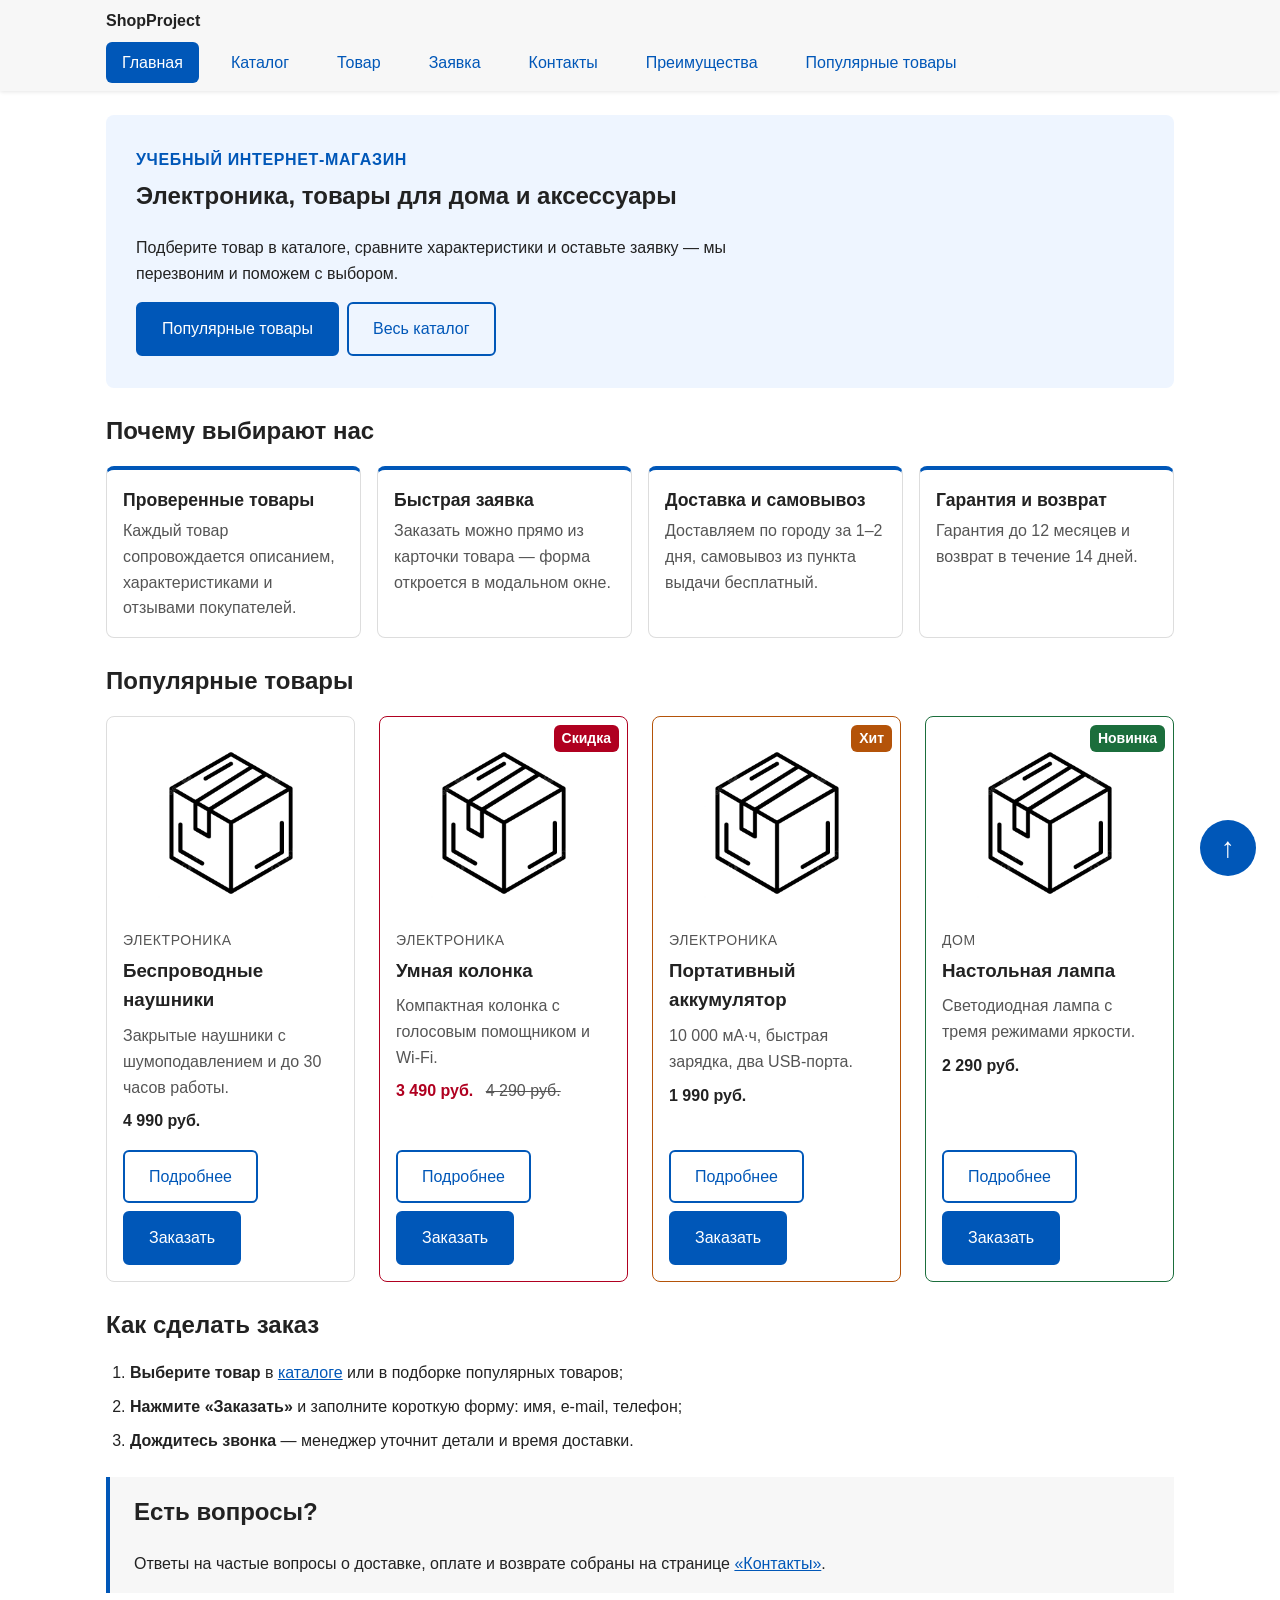
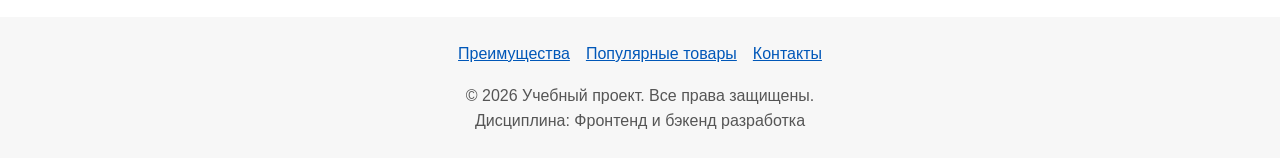
<file: index.html>
<!DOCTYPE html>
<html lang="ru">
<head>
  <meta charset="UTF-8">
  <meta name="viewport" content="width=device-width, initial-scale=1.0">
  <title>Главная — Учебный интернет-магазин</title>
  <meta name="description" content="ShopProject — учебный интернет-магазин электроники, товаров для дома и аксессуаров: преимущества, популярные товары и порядок заказа.">
  <link rel="stylesheet" href="css/style.css">
  <script src="js/main.js" defer></script>
</head>
<body>
  <a class="skip-link" href="#main">Перейти к основному содержимому</a>
  <header class="site-header" id="top">
    <div class="site-header__inner">
      <a class="site-header__logo" href="index.html">ShopProject</a>
      <nav class="site-nav" aria-label="Основная навигация">
        <ul class="site-nav__list">
        <li class="site-nav__item"><a class="site-nav__link site-nav__link--active" href="index.html" aria-current="page">Главная</a></li>
        <li class="site-nav__item"><a class="site-nav__link" href="catalog.html">Каталог</a></li>
        <li class="site-nav__item"><a class="site-nav__link" href="product.html">Товар</a></li>
        <li class="site-nav__item"><a class="site-nav__link" href="order.html">Заявка</a></li>
        <li class="site-nav__item"><a class="site-nav__link" href="contacts.html">Контакты</a></li>
        <li class="site-nav__item"><a class="site-nav__link" href="index.html#advantages">Преимущества</a></li>
        <li class="site-nav__item"><a class="site-nav__link" href="index.html#popular">Популярные товары</a></li>
        </ul>
      </nav>
    </div>
  </header>

  <main id="main">
    <section class="hero" aria-labelledby="hero-title">
      <p class="hero__label">Учебный интернет-магазин</p>
      <h1 class="hero__title" id="hero-title">Электроника, товары для дома и аксессуары</h1>
      <p class="hero__text">Подберите товар в каталоге, сравните характеристики и оставьте заявку — мы перезвоним и поможем с выбором.</p>
      <div class="hero__actions">
        <a class="button button--primary" href="#popular">Популярные товары</a>
        <a class="button button--secondary" href="catalog.html">Весь каталог</a>
      </div>
    </section>

    <section class="section" id="advantages" aria-labelledby="advantages-title">
      <h2 class="section__title" id="advantages-title">Почему выбирают нас</h2>
      <ul class="advantages">
        <li class="advantages__item">
          <h3 class="advantages__title">Проверенные товары</h3>
          <p class="advantages__text">Каждый товар сопровождается описанием, характеристиками и отзывами покупателей.</p>
        </li>
        <li class="advantages__item">
          <h3 class="advantages__title">Быстрая заявка</h3>
          <p class="advantages__text">Заказать можно прямо из карточки товара — форма откроется в модальном окне.</p>
        </li>
        <li class="advantages__item">
          <h3 class="advantages__title">Доставка и самовывоз</h3>
          <p class="advantages__text">Доставляем по городу за 1–2 дня, самовывоз из пункта выдачи бесплатный.</p>
        </li>
        <li class="advantages__item">
          <h3 class="advantages__title">Гарантия и возврат</h3>
          <p class="advantages__text">Гарантия до 12 месяцев и возврат в течение 14 дней.</p>
        </li>
      </ul>
    </section>

    <section class="section" id="popular" aria-labelledby="popular-title">
      <h2 class="section__title" id="popular-title">Популярные товары</h2>
      <div class="products-grid">
          <article class="product-card">
            <img class="product-card__image" src="images/product.png" alt="Беспроводные наушники" width="300" height="200">
            <p class="product-card__category">Электроника</p>
            <h3 class="product-card__title">Беспроводные наушники</h3>
            <p class="product-card__description">Закрытые наушники с шумоподавлением и до 30 часов работы.</p>
            <p class="product-card__price">4 990 руб.</p>
            <div class="product-card__actions">
              <a class="button button--secondary" href="product.html">Подробнее</a>
              <button class="button button--primary product-card__button" type="button" data-product="Беспроводные наушники">Заказать</button>
            </div>
          </article>
          <article class="product-card product-card--discount">
            <span class="product-card__badge">Скидка</span>
            <img class="product-card__image" src="images/product.png" alt="Умная колонка" width="300" height="200">
            <p class="product-card__category">Электроника</p>
            <h3 class="product-card__title">Умная колонка</h3>
            <p class="product-card__description">Компактная колонка с голосовым помощником и Wi‑Fi.</p>
            <p class="product-card__price">3 490 руб. <s class="product-card__old-price">4 290 руб.</s></p>
            <div class="product-card__actions">
              <a class="button button--secondary" href="product.html">Подробнее</a>
              <button class="button button--primary product-card__button" type="button" data-product="Умная колонка">Заказать</button>
            </div>
          </article>
          <article class="product-card product-card--hit">
            <span class="product-card__badge product-card__badge--hit">Хит</span>
            <img class="product-card__image" src="images/product.png" alt="Портативный аккумулятор" width="300" height="200">
            <p class="product-card__category">Электроника</p>
            <h3 class="product-card__title">Портативный аккумулятор</h3>
            <p class="product-card__description">10 000 мА·ч, быстрая зарядка, два USB-порта.</p>
            <p class="product-card__price">1 990 руб.</p>
            <div class="product-card__actions">
              <a class="button button--secondary" href="product.html">Подробнее</a>
              <button class="button button--primary product-card__button" type="button" data-product="Портативный аккумулятор">Заказать</button>
            </div>
          </article>
          <article class="product-card product-card--new">
            <span class="product-card__badge product-card__badge--new">Новинка</span>
            <img class="product-card__image" src="images/product.png" alt="Настольная лампа" width="300" height="200">
            <p class="product-card__category">Дом</p>
            <h3 class="product-card__title">Настольная лампа</h3>
            <p class="product-card__description">Светодиодная лампа с тремя режимами яркости.</p>
            <p class="product-card__price">2 290 руб.</p>
            <div class="product-card__actions">
              <a class="button button--secondary" href="product.html">Подробнее</a>
              <button class="button button--primary product-card__button" type="button" data-product="Настольная лампа">Заказать</button>
            </div>
          </article>
      </div>
    </section>

    <section class="section" aria-labelledby="order-steps-title">
      <h2 class="section__title" id="order-steps-title">Как сделать заказ</h2>
      <ol class="order-steps">
        <li class="order-steps__item"><strong class="order-steps__title">Выберите товар</strong> в <a href="catalog.html">каталоге</a> или в подборке популярных товаров;</li>
        <li class="order-steps__item"><strong class="order-steps__title">Нажмите «Заказать»</strong> и заполните короткую форму: имя, e-mail, телефон;</li>
        <li class="order-steps__item"><strong class="order-steps__title">Дождитесь звонка</strong> — менеджер уточнит детали и время доставки.</li>
      </ol>
    </section>

    <aside class="aside-info" aria-labelledby="aside-title">
      <h2 class="aside-info__title" id="aside-title">Есть вопросы?</h2>
      <p class="aside-info__text">Ответы на частые вопросы о доставке, оплате и возврате собраны на странице <a href="contacts.html">«Контакты»</a>.</p>
    </aside>
  </main>

  <footer class="site-footer" id="contacts">
    <div class="site-footer__inner">
      <nav class="site-footer__nav" aria-label="Быстрые ссылки">
        <a class="site-footer__link" href="index.html#advantages">Преимущества</a>
        <a class="site-footer__link" href="index.html#popular">Популярные товары</a>
        <a class="site-footer__link" href="index.html#contacts">Контакты</a>
      </nav>
      <p class="site-footer__text">&copy; 2026 Учебный проект. Все права защищены.</p>
      <p class="site-footer__text">Дисциплина: Фронтенд и бэкенд разработка</p>
    </div>
  </footer>
  <a class="to-top" href="#top" aria-label="Наверх">&uarr;</a>

  <dialog class="order-dialog" id="order-dialog" aria-labelledby="order-dialog-title">
    <h2 class="order-dialog__title" id="order-dialog-title">Оформление заявки</h2>
    <form class="order-form" id="dlg-form" action="#" method="post">
    <input id="selected-product" name="selected-product" type="hidden">
    <div class="order-form__field">
      <label class="order-form__label" for="dlg-name">Имя</label>
      <input class="order-form__input" id="dlg-name" name="name" type="text" placeholder="Введите ваше имя" minlength="2" autocomplete="given-name" required>
    </div>
    <div class="order-form__field">
      <label class="order-form__label" for="dlg-email">E-mail</label>
      <input class="order-form__input" id="dlg-email" name="email" type="email" placeholder="example@mail.ru" autocomplete="email" required>
    </div>
    <div class="order-form__field">
      <label class="order-form__label" for="dlg-phone">Телефон</label>
      <input class="order-form__input" id="dlg-phone" name="phone" type="tel" inputmode="tel" placeholder="+7 (900) 000-00-00" pattern="^\+7 \(\d{3}\) \d{3}-\d{2}-\d{2}$" autocomplete="tel" aria-describedby="dlg-phone-hint" required>
      <small class="order-form__hint" id="dlg-phone-hint">Формат: +7 (900) 000-00-00</small>
    </div>
    <div class="order-form__field">
      <label class="order-form__label" for="dlg-date">Дата связи</label>
      <input class="order-form__input" id="dlg-date" name="date" type="date">
    </div>
    <div class="order-form__field">
      <label class="order-form__label" for="dlg-topic">Тема заявки</label>
      <select class="order-form__select" id="dlg-topic" name="topic" required>
        <option value="">Выберите тему</option>
        <option value="product">Заказ товара</option>
        <option value="consultation">Консультация</option>
        <option value="delivery">Доставка</option>
      </select>
    </div>
    <div class="order-form__field">
      <label class="order-form__label" for="dlg-comment">Комментарий</label>
      <textarea class="order-form__textarea" id="dlg-comment" name="comment" rows="4" placeholder="Укажите дополнительную информацию"></textarea>
    </div>
    <div class="order-form__field order-form__field--checkbox">
      <input class="order-form__checkbox" id="dlg-agreement" name="agreement" type="checkbox" required>
      <label class="order-form__label" for="dlg-agreement">Я согласен на обработку данных</label>
    </div>
    <div class="order-form__actions">
      <button class="button button--secondary" type="button" id="close-order-dialog">Закрыть</button>
      <button class="button button--primary" type="submit">Отправить заявку</button>
    </div>
  </form>
  </dialog>

  <p class="success-message" id="success-message" role="status" hidden>Заявка отправлена! Мы свяжемся с вами в течение рабочего дня.</p>
</body>
</html>
</file>
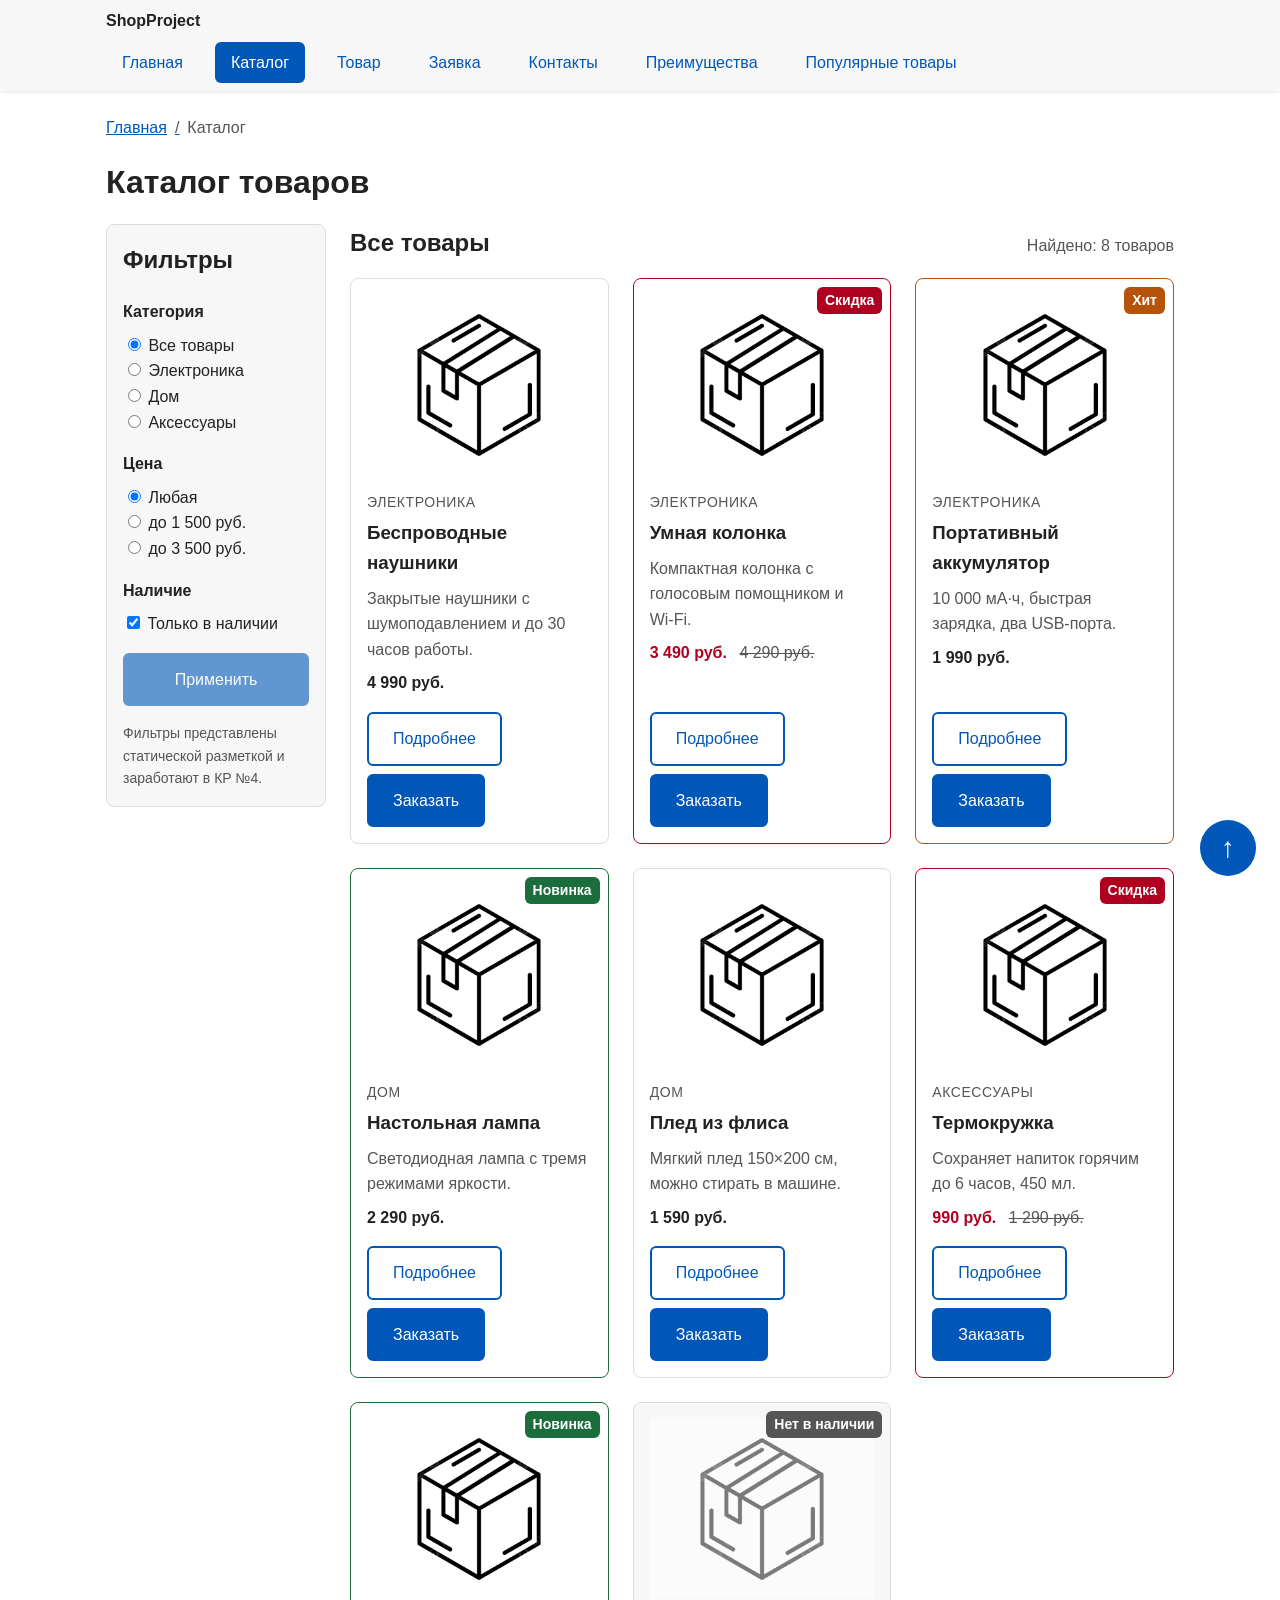
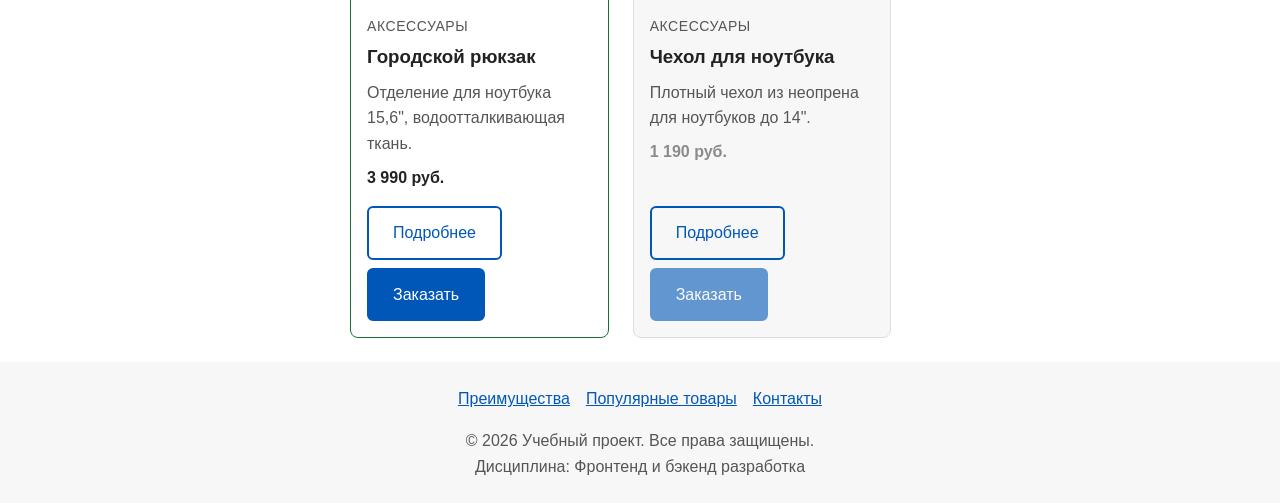
<file: catalog.html>
<!DOCTYPE html>
<html lang="ru">
<head>
  <meta charset="UTF-8">
  <meta name="viewport" content="width=device-width, initial-scale=1.0">
  <title>Каталог — Учебный интернет-магазин</title>
  <meta name="description" content="Каталог товаров учебного интернет-магазина: карточки товаров и блок фильтров.">
  <link rel="stylesheet" href="css/style.css">
  <script src="js/main.js" defer></script>
</head>
<body>
  <a class="skip-link" href="#main">Перейти к основному содержимому</a>
  <header class="site-header" id="top">
    <div class="site-header__inner">
      <a class="site-header__logo" href="index.html">ShopProject</a>
      <nav class="site-nav" aria-label="Основная навигация">
        <ul class="site-nav__list">
        <li class="site-nav__item"><a class="site-nav__link" href="index.html">Главная</a></li>
        <li class="site-nav__item"><a class="site-nav__link site-nav__link--active" href="catalog.html" aria-current="page">Каталог</a></li>
        <li class="site-nav__item"><a class="site-nav__link" href="product.html">Товар</a></li>
        <li class="site-nav__item"><a class="site-nav__link" href="order.html">Заявка</a></li>
        <li class="site-nav__item"><a class="site-nav__link" href="contacts.html">Контакты</a></li>
        <li class="site-nav__item"><a class="site-nav__link" href="index.html#advantages">Преимущества</a></li>
        <li class="site-nav__item"><a class="site-nav__link" href="index.html#popular">Популярные товары</a></li>
        </ul>
      </nav>
    </div>
  </header>

  <main id="main">
    <nav class="breadcrumbs" aria-label="Хлебные крошки">
      <a class="breadcrumbs__link" href="index.html">Главная</a>
      <span class="breadcrumbs__current">Каталог</span>
    </nav>
    <h1 class="page-title">Каталог товаров</h1>

    <div class="catalog-layout">
      <aside class="catalog-filters" aria-labelledby="filters-title">
        <h2 class="catalog-filters__title" id="filters-title">Фильтры</h2>
        <form class="catalog-filters__form" action="#" method="get">
          <fieldset class="catalog-filters__group">
            <legend class="catalog-filters__legend">Категория</legend>
            <label class="catalog-filters__option"><input class="catalog-filters__radio" type="radio" name="category" value="all" checked> Все товары</label>
            <label class="catalog-filters__option"><input class="catalog-filters__radio" type="radio" name="category" value="electronics"> Электроника</label>
            <label class="catalog-filters__option"><input class="catalog-filters__radio" type="radio" name="category" value="home"> Дом</label>
            <label class="catalog-filters__option"><input class="catalog-filters__radio" type="radio" name="category" value="accessories"> Аксессуары</label>
          </fieldset>
          <fieldset class="catalog-filters__group">
            <legend class="catalog-filters__legend">Цена</legend>
            <label class="catalog-filters__option"><input class="catalog-filters__radio" type="radio" name="price" value="any" checked> Любая</label>
            <label class="catalog-filters__option"><input class="catalog-filters__radio" type="radio" name="price" value="1500"> до 1 500 руб.</label>
            <label class="catalog-filters__option"><input class="catalog-filters__radio" type="radio" name="price" value="3500"> до 3 500 руб.</label>
          </fieldset>
          <fieldset class="catalog-filters__group">
            <legend class="catalog-filters__legend">Наличие</legend>
            <label class="catalog-filters__option"><input class="catalog-filters__checkbox" type="checkbox" name="in-stock" checked> Только в наличии</label>
          </fieldset>
          <button class="button button--primary" type="submit" disabled>Применить</button>
          <p class="catalog-filters__note">Фильтры представлены статической разметкой и заработают в КР №4.</p>
        </form>
      </aside>

      <section class="catalog" aria-labelledby="catalog-title">
        <div class="catalog__toolbar">
          <h2 class="catalog__title" id="catalog-title">Все товары</h2>
          <p class="catalog__count">Найдено: 8 товаров</p>
        </div>
        <div class="products-grid">
          <article class="product-card">
            <img class="product-card__image" src="images/product.png" alt="Беспроводные наушники" width="300" height="200">
            <p class="product-card__category">Электроника</p>
            <h3 class="product-card__title">Беспроводные наушники</h3>
            <p class="product-card__description">Закрытые наушники с шумоподавлением и до 30 часов работы.</p>
            <p class="product-card__price">4 990 руб.</p>
            <div class="product-card__actions">
              <a class="button button--secondary" href="product.html">Подробнее</a>
              <button class="button button--primary product-card__button" type="button" data-product="Беспроводные наушники">Заказать</button>
            </div>
          </article>
          <article class="product-card product-card--discount">
            <span class="product-card__badge">Скидка</span>
            <img class="product-card__image" src="images/product.png" alt="Умная колонка" width="300" height="200">
            <p class="product-card__category">Электроника</p>
            <h3 class="product-card__title">Умная колонка</h3>
            <p class="product-card__description">Компактная колонка с голосовым помощником и Wi‑Fi.</p>
            <p class="product-card__price">3 490 руб. <s class="product-card__old-price">4 290 руб.</s></p>
            <div class="product-card__actions">
              <a class="button button--secondary" href="product.html">Подробнее</a>
              <button class="button button--primary product-card__button" type="button" data-product="Умная колонка">Заказать</button>
            </div>
          </article>
          <article class="product-card product-card--hit">
            <span class="product-card__badge product-card__badge--hit">Хит</span>
            <img class="product-card__image" src="images/product.png" alt="Портативный аккумулятор" width="300" height="200">
            <p class="product-card__category">Электроника</p>
            <h3 class="product-card__title">Портативный аккумулятор</h3>
            <p class="product-card__description">10 000 мА·ч, быстрая зарядка, два USB-порта.</p>
            <p class="product-card__price">1 990 руб.</p>
            <div class="product-card__actions">
              <a class="button button--secondary" href="product.html">Подробнее</a>
              <button class="button button--primary product-card__button" type="button" data-product="Портативный аккумулятор">Заказать</button>
            </div>
          </article>
          <article class="product-card product-card--new">
            <span class="product-card__badge product-card__badge--new">Новинка</span>
            <img class="product-card__image" src="images/product.png" alt="Настольная лампа" width="300" height="200">
            <p class="product-card__category">Дом</p>
            <h3 class="product-card__title">Настольная лампа</h3>
            <p class="product-card__description">Светодиодная лампа с тремя режимами яркости.</p>
            <p class="product-card__price">2 290 руб.</p>
            <div class="product-card__actions">
              <a class="button button--secondary" href="product.html">Подробнее</a>
              <button class="button button--primary product-card__button" type="button" data-product="Настольная лампа">Заказать</button>
            </div>
          </article>
          <article class="product-card">
            <img class="product-card__image" src="images/product.png" alt="Плед из флиса" width="300" height="200">
            <p class="product-card__category">Дом</p>
            <h3 class="product-card__title">Плед из флиса</h3>
            <p class="product-card__description">Мягкий плед 150×200 см, можно стирать в машине.</p>
            <p class="product-card__price">1 590 руб.</p>
            <div class="product-card__actions">
              <a class="button button--secondary" href="product.html">Подробнее</a>
              <button class="button button--primary product-card__button" type="button" data-product="Плед из флиса">Заказать</button>
            </div>
          </article>
          <article class="product-card product-card--discount">
            <span class="product-card__badge">Скидка</span>
            <img class="product-card__image" src="images/product.png" alt="Термокружка" width="300" height="200">
            <p class="product-card__category">Аксессуары</p>
            <h3 class="product-card__title">Термокружка</h3>
            <p class="product-card__description">Сохраняет напиток горячим до 6 часов, 450 мл.</p>
            <p class="product-card__price">990 руб. <s class="product-card__old-price">1 290 руб.</s></p>
            <div class="product-card__actions">
              <a class="button button--secondary" href="product.html">Подробнее</a>
              <button class="button button--primary product-card__button" type="button" data-product="Термокружка">Заказать</button>
            </div>
          </article>
          <article class="product-card product-card--new">
            <span class="product-card__badge product-card__badge--new">Новинка</span>
            <img class="product-card__image" src="images/product.png" alt="Городской рюкзак" width="300" height="200">
            <p class="product-card__category">Аксессуары</p>
            <h3 class="product-card__title">Городской рюкзак</h3>
            <p class="product-card__description">Отделение для ноутбука 15,6", водоотталкивающая ткань.</p>
            <p class="product-card__price">3 990 руб.</p>
            <div class="product-card__actions">
              <a class="button button--secondary" href="product.html">Подробнее</a>
              <button class="button button--primary product-card__button" type="button" data-product="Городской рюкзак">Заказать</button>
            </div>
          </article>
          <article class="product-card product-card--unavailable">
            <span class="product-card__badge product-card__badge--muted">Нет в наличии</span>
            <img class="product-card__image" src="images/product.png" alt="Чехол для ноутбука" width="300" height="200">
            <p class="product-card__category">Аксессуары</p>
            <h3 class="product-card__title">Чехол для ноутбука</h3>
            <p class="product-card__description">Плотный чехол из неопрена для ноутбуков до 14".</p>
            <p class="product-card__price">1 190 руб.</p>
            <div class="product-card__actions">
              <a class="button button--secondary" href="product.html">Подробнее</a>
              <button class="button button--primary product-card__button" type="button" data-product="Чехол для ноутбука" disabled>Заказать</button>
            </div>
          </article>
        </div>
      </section>
    </div>
  </main>

  <footer class="site-footer" id="contacts">
    <div class="site-footer__inner">
      <nav class="site-footer__nav" aria-label="Быстрые ссылки">
        <a class="site-footer__link" href="index.html#advantages">Преимущества</a>
        <a class="site-footer__link" href="index.html#popular">Популярные товары</a>
        <a class="site-footer__link" href="index.html#contacts">Контакты</a>
      </nav>
      <p class="site-footer__text">&copy; 2026 Учебный проект. Все права защищены.</p>
      <p class="site-footer__text">Дисциплина: Фронтенд и бэкенд разработка</p>
    </div>
  </footer>
  <a class="to-top" href="#top" aria-label="Наверх">&uarr;</a>

  <dialog class="order-dialog" id="order-dialog" aria-labelledby="order-dialog-title">
    <h2 class="order-dialog__title" id="order-dialog-title">Оформление заявки</h2>
    <form class="order-form" id="dlg-form" action="#" method="post">
    <input id="selected-product" name="selected-product" type="hidden">
    <div class="order-form__field">
      <label class="order-form__label" for="dlg-name">Имя</label>
      <input class="order-form__input" id="dlg-name" name="name" type="text" placeholder="Введите ваше имя" minlength="2" autocomplete="given-name" required>
    </div>
    <div class="order-form__field">
      <label class="order-form__label" for="dlg-email">E-mail</label>
      <input class="order-form__input" id="dlg-email" name="email" type="email" placeholder="example@mail.ru" autocomplete="email" required>
    </div>
    <div class="order-form__field">
      <label class="order-form__label" for="dlg-phone">Телефон</label>
      <input class="order-form__input" id="dlg-phone" name="phone" type="tel" inputmode="tel" placeholder="+7 (900) 000-00-00" pattern="^\+7 \(\d{3}\) \d{3}-\d{2}-\d{2}$" autocomplete="tel" aria-describedby="dlg-phone-hint" required>
      <small class="order-form__hint" id="dlg-phone-hint">Формат: +7 (900) 000-00-00</small>
    </div>
    <div class="order-form__field">
      <label class="order-form__label" for="dlg-date">Дата связи</label>
      <input class="order-form__input" id="dlg-date" name="date" type="date">
    </div>
    <div class="order-form__field">
      <label class="order-form__label" for="dlg-topic">Тема заявки</label>
      <select class="order-form__select" id="dlg-topic" name="topic" required>
        <option value="">Выберите тему</option>
        <option value="product">Заказ товара</option>
        <option value="consultation">Консультация</option>
        <option value="delivery">Доставка</option>
      </select>
    </div>
    <div class="order-form__field">
      <label class="order-form__label" for="dlg-comment">Комментарий</label>
      <textarea class="order-form__textarea" id="dlg-comment" name="comment" rows="4" placeholder="Укажите дополнительную информацию"></textarea>
    </div>
    <div class="order-form__field order-form__field--checkbox">
      <input class="order-form__checkbox" id="dlg-agreement" name="agreement" type="checkbox" required>
      <label class="order-form__label" for="dlg-agreement">Я согласен на обработку данных</label>
    </div>
    <div class="order-form__actions">
      <button class="button button--secondary" type="button" id="close-order-dialog">Закрыть</button>
      <button class="button button--primary" type="submit">Отправить заявку</button>
    </div>
  </form>
  </dialog>

  <p class="success-message" id="success-message" role="status" hidden>Заявка отправлена! Мы свяжемся с вами в течение рабочего дня.</p>
</body>
</html>
</file>
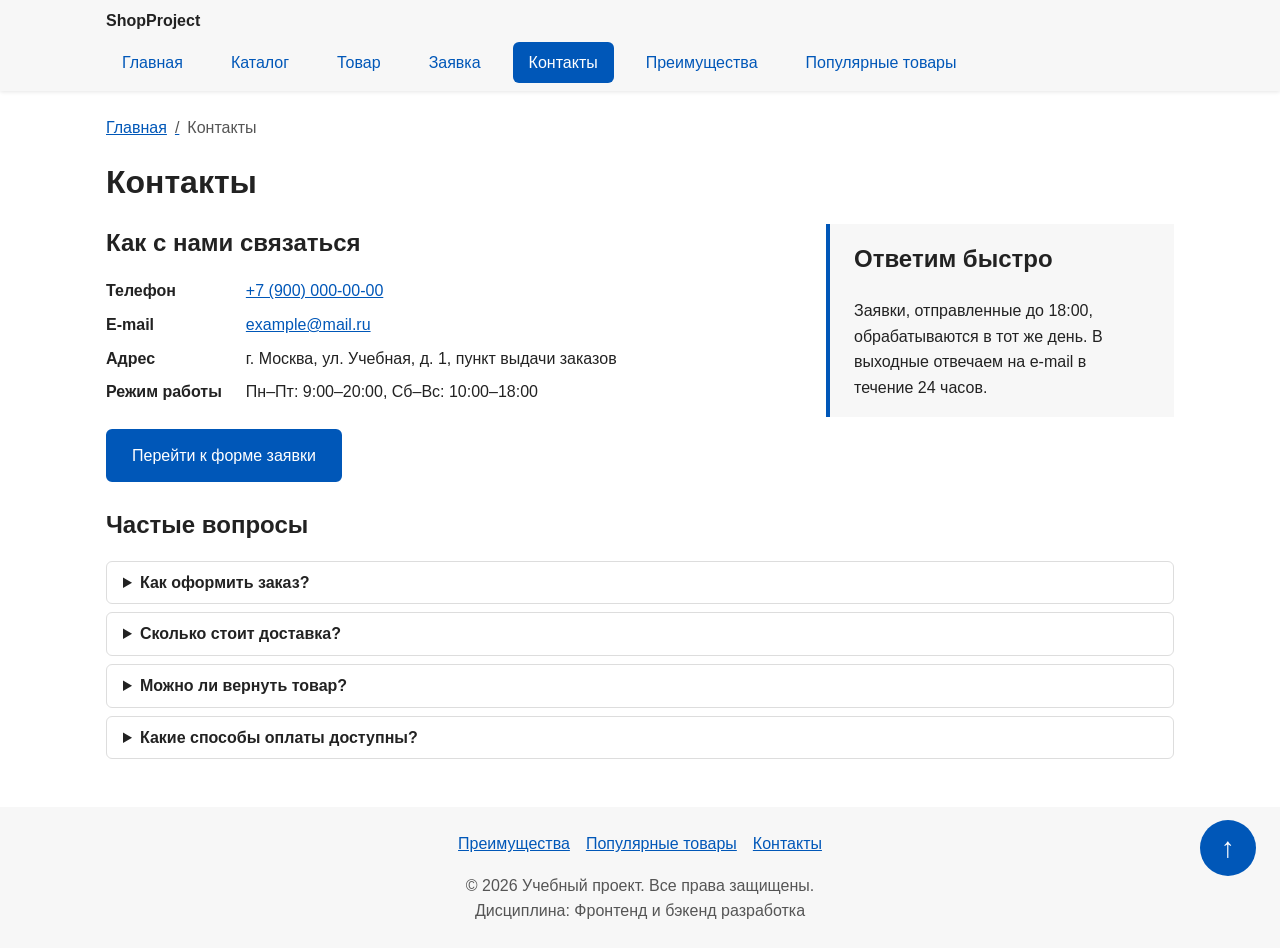
<file: contacts.html>
<!DOCTYPE html>
<html lang="ru">
<head>
  <meta charset="UTF-8">
  <meta name="viewport" content="width=device-width, initial-scale=1.0">
  <title>Контакты — Учебный интернет-магазин</title>
  <meta name="description" content="Контакты учебного интернет-магазина: телефон, e-mail, адрес, режим работы и ответы на частые вопросы.">
  <link rel="stylesheet" href="css/style.css">
  <script src="js/main.js" defer></script>
</head>
<body>
  <a class="skip-link" href="#main">Перейти к основному содержимому</a>
  <header class="site-header" id="top">
    <div class="site-header__inner">
      <a class="site-header__logo" href="index.html">ShopProject</a>
      <nav class="site-nav" aria-label="Основная навигация">
        <ul class="site-nav__list">
        <li class="site-nav__item"><a class="site-nav__link" href="index.html">Главная</a></li>
        <li class="site-nav__item"><a class="site-nav__link" href="catalog.html">Каталог</a></li>
        <li class="site-nav__item"><a class="site-nav__link" href="product.html">Товар</a></li>
        <li class="site-nav__item"><a class="site-nav__link" href="order.html">Заявка</a></li>
        <li class="site-nav__item"><a class="site-nav__link site-nav__link--active" href="contacts.html" aria-current="page">Контакты</a></li>
        <li class="site-nav__item"><a class="site-nav__link" href="index.html#advantages">Преимущества</a></li>
        <li class="site-nav__item"><a class="site-nav__link" href="index.html#popular">Популярные товары</a></li>
        </ul>
      </nav>
    </div>
  </header>

  <main id="main">
    <nav class="breadcrumbs" aria-label="Хлебные крошки">
      <a class="breadcrumbs__link" href="index.html">Главная</a>
      <span class="breadcrumbs__current">Контакты</span>
    </nav>
    <h1 class="page-title">Контакты</h1>

    <div class="contacts-layout">
      <section class="section contacts-layout__info" aria-labelledby="contacts-info-title">
        <h2 class="section__title" id="contacts-info-title">Как с нами связаться</h2>
        <dl class="contact-list">
          <dt class="contact-list__term">Телефон</dt>
          <dd class="contact-list__value"><a class="contact-list__link" href="tel:+79000000000">+7 (900) 000-00-00</a></dd>
          <dt class="contact-list__term">E-mail</dt>
          <dd class="contact-list__value"><a class="contact-list__link" href="mailto:example@mail.ru">example@mail.ru</a></dd>
          <dt class="contact-list__term">Адрес</dt>
          <dd class="contact-list__value"><address class="contact-list__address">г. Москва, ул. Учебная, д. 1, пункт выдачи заказов</address></dd>
          <dt class="contact-list__term">Режим работы</dt>
          <dd class="contact-list__value">Пн–Пт: 9:00–20:00, Сб–Вс: 10:00–18:00</dd>
        </dl>
        <a class="button button--primary" href="order.html">Перейти к форме заявки</a>
      </section>

      <aside class="aside-info contacts-layout__aside" aria-labelledby="contacts-aside-title">
        <h2 class="aside-info__title" id="contacts-aside-title">Ответим быстро</h2>
        <p class="aside-info__text">Заявки, отправленные до 18:00, обрабатываются в тот же день. В выходные отвечаем на e-mail в течение 24 часов.</p>
      </aside>
    </div>

    <section class="section" aria-labelledby="faq-title">
      <h2 class="section__title" id="faq-title">Частые вопросы</h2>
      <div class="faq">
        <details class="faq__item">
          <summary class="faq__question">Как оформить заказ?</summary>
          <p class="faq__answer">Нажмите «Заказать» в карточке товара или заполните форму на странице <a href="order.html">«Заявка»</a>. Менеджер перезвонит в течение рабочего дня.</p>
        </details>
        <details class="faq__item">
          <summary class="faq__question">Сколько стоит доставка?</summary>
          <p class="faq__answer">Доставка по городу — 300 руб., при заказе от 5 000 руб. — бесплатно. Самовывоз из пункта выдачи бесплатный.</p>
        </details>
        <details class="faq__item">
          <summary class="faq__question">Можно ли вернуть товар?</summary>
          <p class="faq__answer">Да, в течение 14 дней, если товар не был в использовании и сохранена упаковка.</p>
        </details>
        <details class="faq__item">
          <summary class="faq__question">Какие способы оплаты доступны?</summary>
          <p class="faq__answer">Оплата картой или наличными при получении. Онлайн-оплата появится после подключения backend.</p>
        </details>
      </div>
    </section>
  </main>

  <footer class="site-footer" id="contacts">
    <div class="site-footer__inner">
      <nav class="site-footer__nav" aria-label="Быстрые ссылки">
        <a class="site-footer__link" href="index.html#advantages">Преимущества</a>
        <a class="site-footer__link" href="index.html#popular">Популярные товары</a>
        <a class="site-footer__link" href="index.html#contacts">Контакты</a>
      </nav>
      <p class="site-footer__text">&copy; 2026 Учебный проект. Все права защищены.</p>
      <p class="site-footer__text">Дисциплина: Фронтенд и бэкенд разработка</p>
    </div>
  </footer>
  <a class="to-top" href="#top" aria-label="Наверх">&uarr;</a>
</body>
</html>
</file>
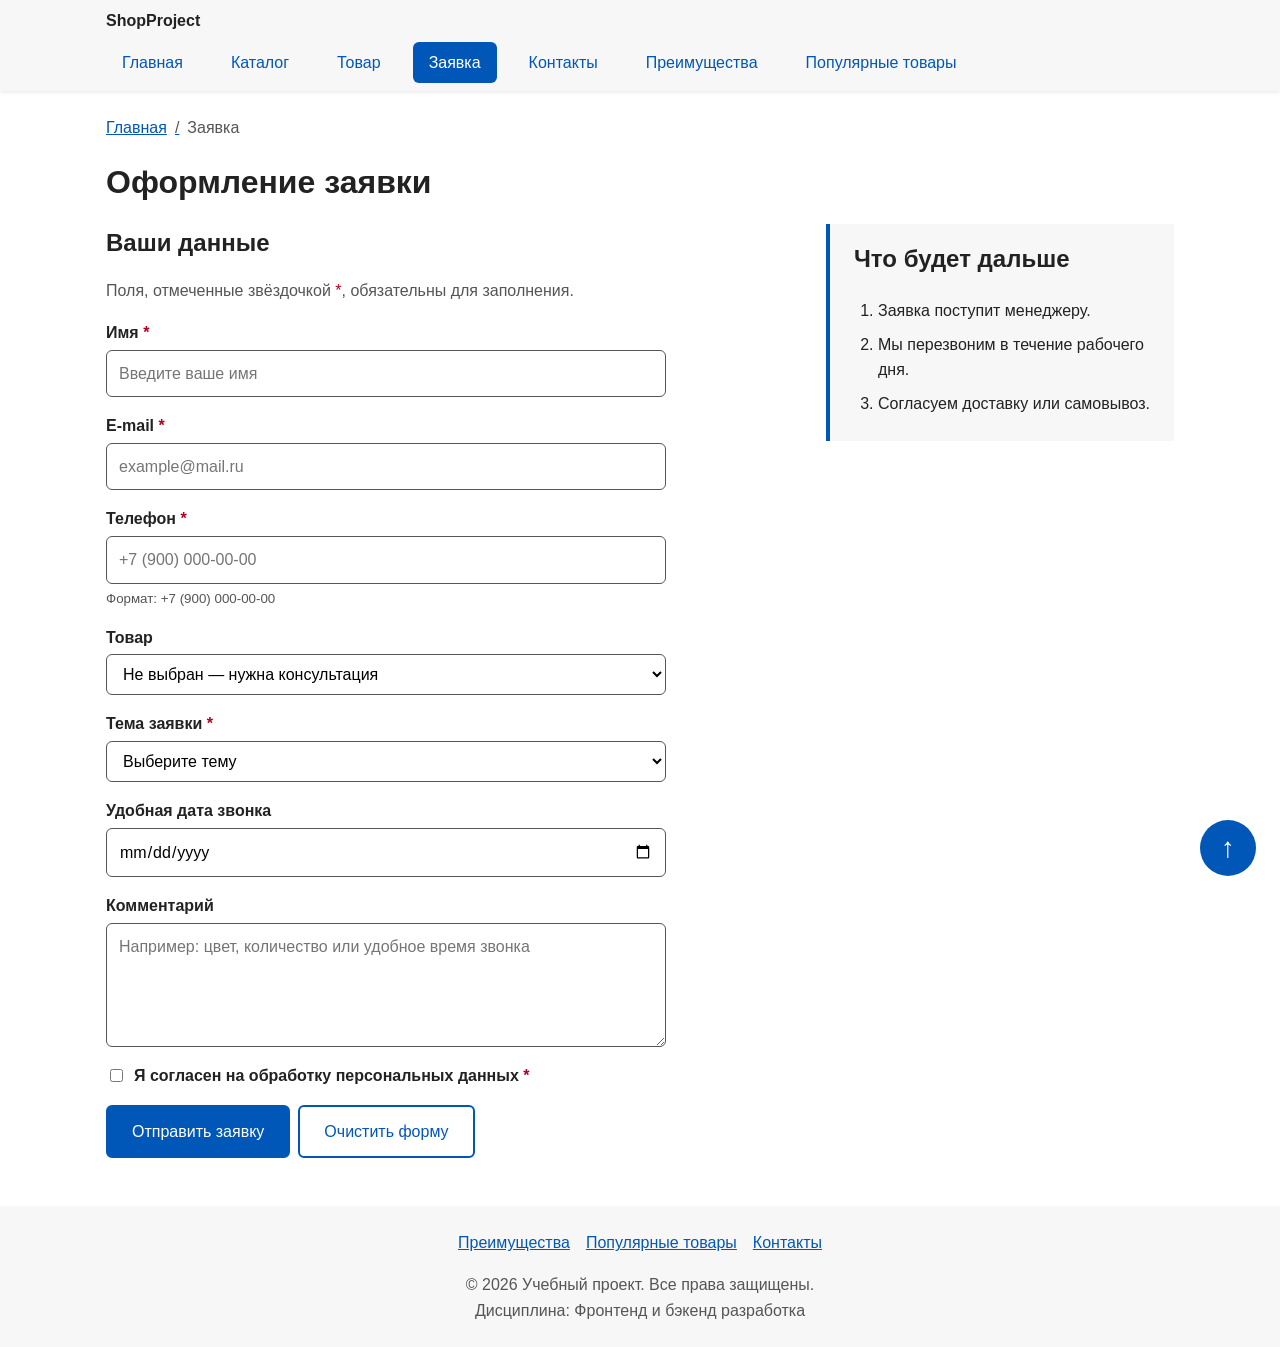
<file: order.html>
<!DOCTYPE html>
<html lang="ru">
<head>
  <meta charset="UTF-8">
  <meta name="viewport" content="width=device-width, initial-scale=1.0">
  <title>Заявка — Учебный интернет-магазин</title>
  <meta name="description" content="Форма оформления заявки в учебном интернет-магазине.">
  <link rel="stylesheet" href="css/style.css">
  <script src="js/main.js" defer></script>
</head>
<body>
  <a class="skip-link" href="#main">Перейти к основному содержимому</a>
  <header class="site-header" id="top">
    <div class="site-header__inner">
      <a class="site-header__logo" href="index.html">ShopProject</a>
      <nav class="site-nav" aria-label="Основная навигация">
        <ul class="site-nav__list">
        <li class="site-nav__item"><a class="site-nav__link" href="index.html">Главная</a></li>
        <li class="site-nav__item"><a class="site-nav__link" href="catalog.html">Каталог</a></li>
        <li class="site-nav__item"><a class="site-nav__link" href="product.html">Товар</a></li>
        <li class="site-nav__item"><a class="site-nav__link site-nav__link--active" href="order.html" aria-current="page">Заявка</a></li>
        <li class="site-nav__item"><a class="site-nav__link" href="contacts.html">Контакты</a></li>
        <li class="site-nav__item"><a class="site-nav__link" href="index.html#advantages">Преимущества</a></li>
        <li class="site-nav__item"><a class="site-nav__link" href="index.html#popular">Популярные товары</a></li>
        </ul>
      </nav>
    </div>
  </header>

  <main id="main">
    <nav class="breadcrumbs" aria-label="Хлебные крошки">
      <a class="breadcrumbs__link" href="index.html">Главная</a>
      <span class="breadcrumbs__current">Заявка</span>
    </nav>
    <h1 class="page-title">Оформление заявки</h1>

    <div class="order-layout">
      <section class="section" aria-labelledby="order-form-title">
        <h2 class="section__title" id="order-form-title">Ваши данные</h2>
        <p class="order-form__note">Поля, отмеченные звёздочкой <span class="order-form__required" aria-hidden="true">*</span>, обязательны для заполнения.</p>
        <form class="order-form" id="order-form" action="#" method="post">
          <div class="order-form__field">
            <label class="order-form__label" for="order-name">Имя <span class="order-form__required" aria-hidden="true">*</span></label>
            <input class="order-form__input" id="order-name" name="name" type="text" placeholder="Введите ваше имя" minlength="2" autocomplete="given-name" required>
          </div>
          <div class="order-form__field">
            <label class="order-form__label" for="order-email">E-mail <span class="order-form__required" aria-hidden="true">*</span></label>
            <input class="order-form__input" id="order-email" name="email" type="email" placeholder="example@mail.ru" autocomplete="email" required>
          </div>
          <div class="order-form__field">
            <label class="order-form__label" for="order-phone">Телефон <span class="order-form__required" aria-hidden="true">*</span></label>
            <input class="order-form__input" id="order-phone" name="phone" type="tel" inputmode="tel" placeholder="+7 (900) 000-00-00" pattern="^\+7 \(\d{3}\) \d{3}-\d{2}-\d{2}$" autocomplete="tel" aria-describedby="order-phone-hint" required>
            <small class="order-form__hint" id="order-phone-hint">Формат: +7 (900) 000-00-00</small>
          </div>
          <div class="order-form__field">
            <label class="order-form__label" for="order-product">Товар</label>
            <select class="order-form__select" id="order-product" name="product">
              <option value="">Не выбран — нужна консультация</option>
                <option value="Беспроводные наушники">Беспроводные наушники</option>
                <option value="Умная колонка">Умная колонка</option>
                <option value="Портативный аккумулятор">Портативный аккумулятор</option>
                <option value="Настольная лампа">Настольная лампа</option>
                <option value="Плед из флиса">Плед из флиса</option>
                <option value="Термокружка">Термокружка</option>
                <option value="Городской рюкзак">Городской рюкзак</option>
            </select>
          </div>
          <div class="order-form__field">
            <label class="order-form__label" for="order-topic">Тема заявки <span class="order-form__required" aria-hidden="true">*</span></label>
            <select class="order-form__select" id="order-topic" name="topic" required>
              <option value="">Выберите тему</option>
              <option value="product">Заказ товара</option>
              <option value="consultation">Консультация</option>
              <option value="delivery">Доставка</option>
            </select>
          </div>
          <div class="order-form__field">
            <label class="order-form__label" for="order-date">Удобная дата звонка</label>
            <input class="order-form__input" id="order-date" name="date" type="date">
          </div>
          <div class="order-form__field">
            <label class="order-form__label" for="order-comment">Комментарий</label>
            <textarea class="order-form__textarea" id="order-comment" name="comment" rows="4" placeholder="Например: цвет, количество или удобное время звонка"></textarea>
          </div>
          <div class="order-form__field order-form__field--checkbox">
            <input class="order-form__checkbox" id="order-agreement" name="agreement" type="checkbox" required>
            <label class="order-form__label" for="order-agreement">Я согласен на обработку персональных данных <span class="order-form__required" aria-hidden="true">*</span></label>
          </div>
          <div class="order-form__actions">
            <button class="button button--primary" type="submit">Отправить заявку</button>
            <button class="button button--secondary" type="reset">Очистить форму</button>
          </div>
        </form>
      </section>

      <aside class="aside-info order-layout__aside" aria-labelledby="order-aside-title">
        <h2 class="aside-info__title" id="order-aside-title">Что будет дальше</h2>
        <ol class="order-steps">
          <li class="order-steps__item">Заявка поступит менеджеру.</li>
          <li class="order-steps__item">Мы перезвоним в течение рабочего дня.</li>
          <li class="order-steps__item">Согласуем доставку или самовывоз.</li>
        </ol>
      </aside>
    </div>
  </main>

  <footer class="site-footer" id="contacts">
    <div class="site-footer__inner">
      <nav class="site-footer__nav" aria-label="Быстрые ссылки">
        <a class="site-footer__link" href="index.html#advantages">Преимущества</a>
        <a class="site-footer__link" href="index.html#popular">Популярные товары</a>
        <a class="site-footer__link" href="index.html#contacts">Контакты</a>
      </nav>
      <p class="site-footer__text">&copy; 2026 Учебный проект. Все права защищены.</p>
      <p class="site-footer__text">Дисциплина: Фронтенд и бэкенд разработка</p>
    </div>
  </footer>
  <a class="to-top" href="#top" aria-label="Наверх">&uarr;</a>

  <p class="success-message" id="success-message" role="status" hidden>Заявка отправлена! Мы свяжемся с вами в течение рабочего дня.</p>
</body>
</html>
</file>
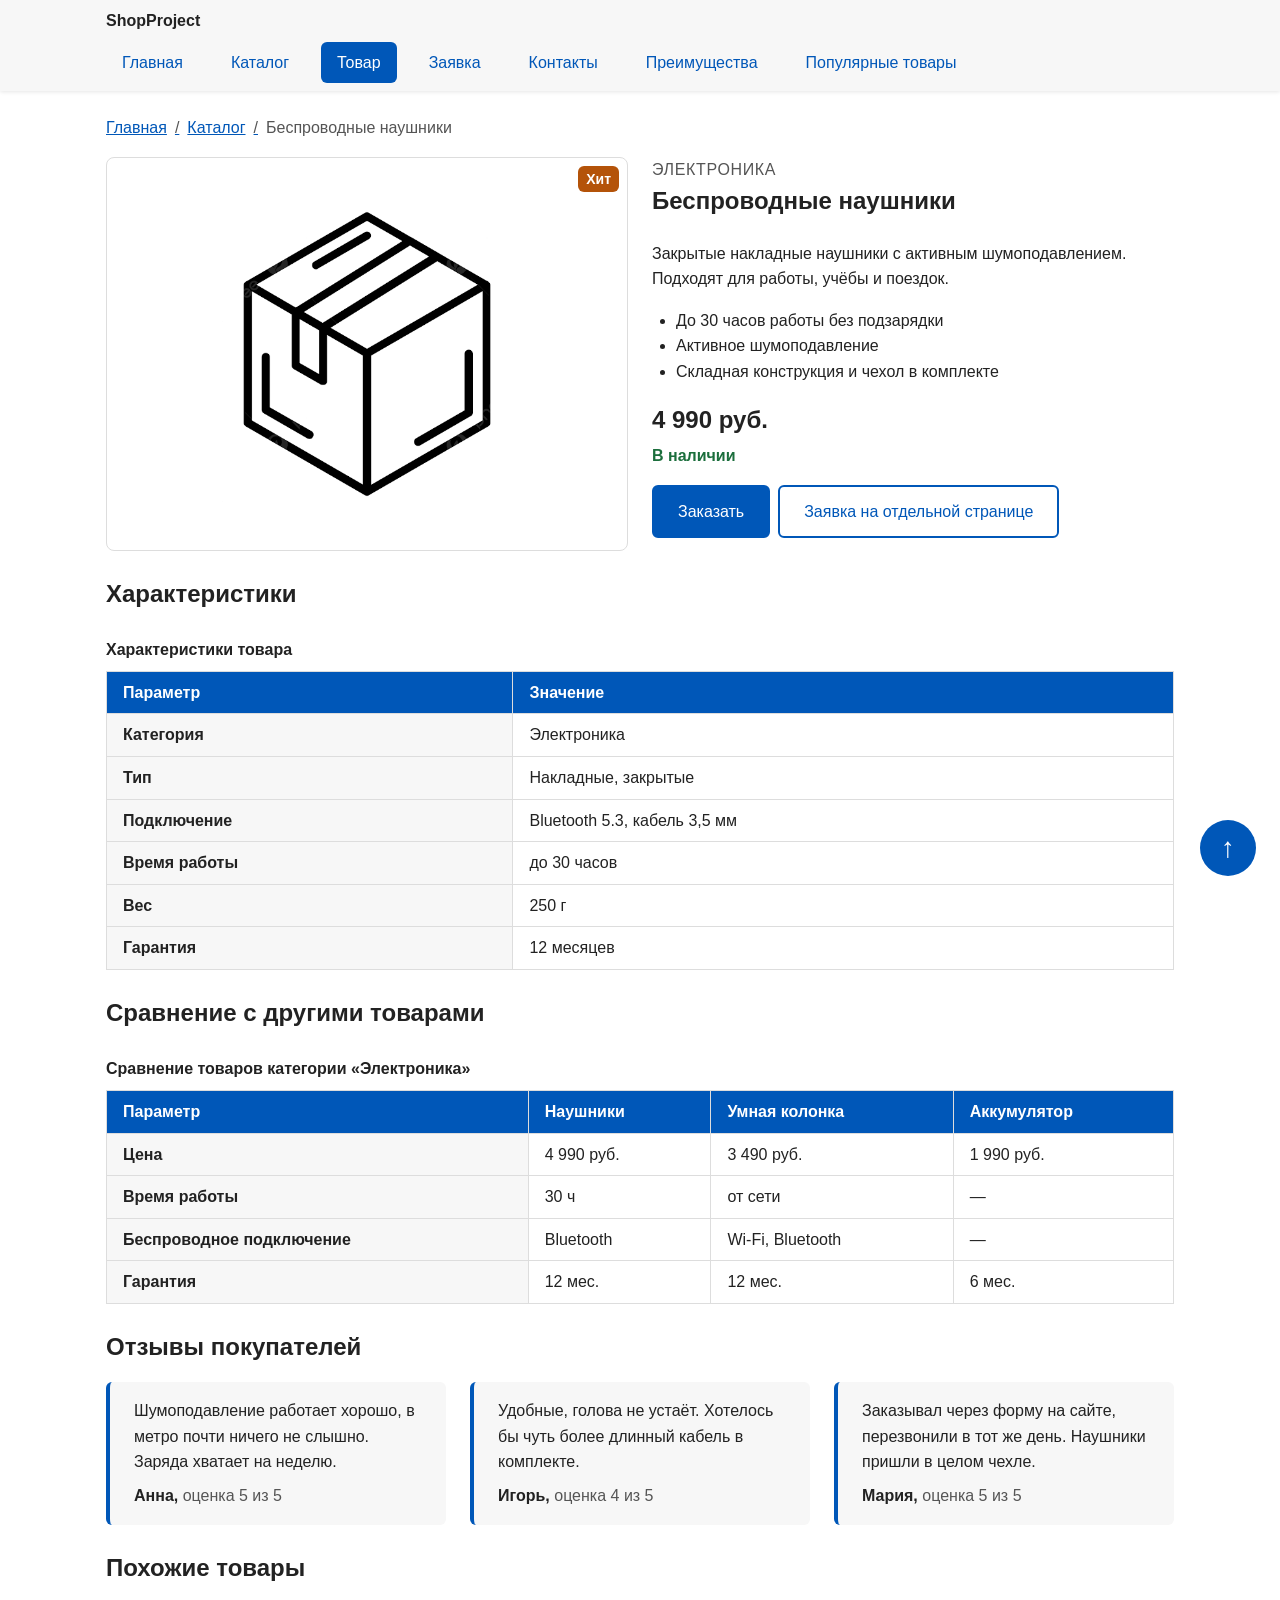
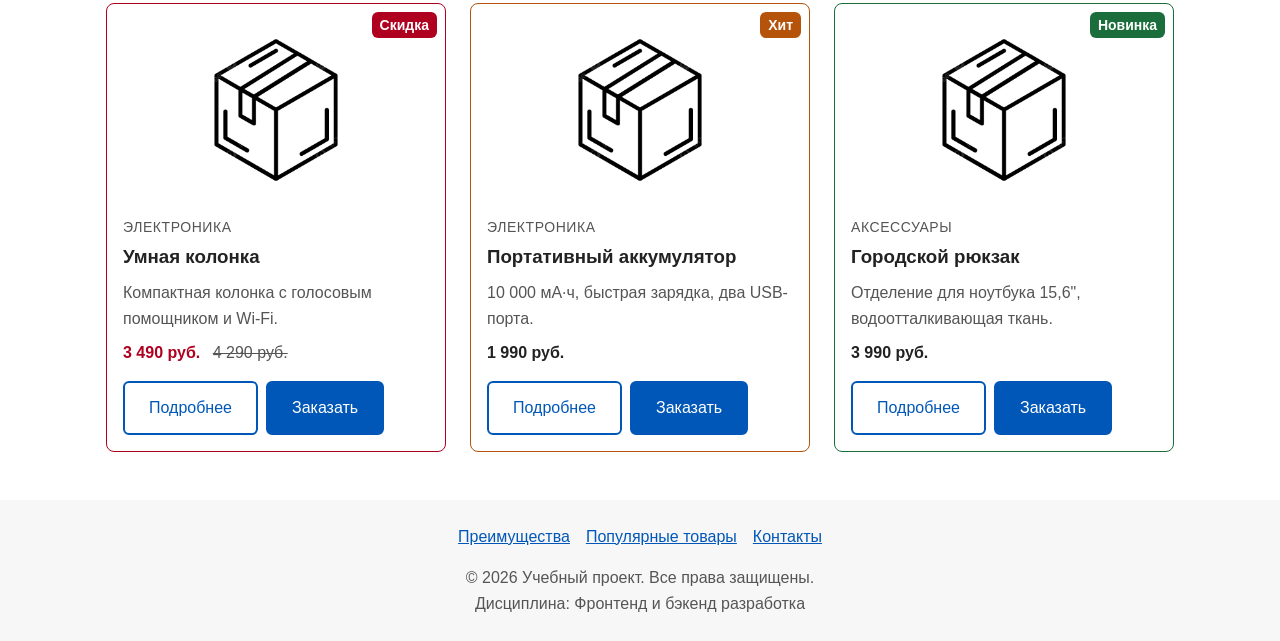
<file: product.html>
<!DOCTYPE html>
<html lang="ru">
<head>
  <meta charset="UTF-8">
  <meta name="viewport" content="width=device-width, initial-scale=1.0">
  <title>Беспроводные наушники — Учебный интернет-магазин</title>
  <meta name="description" content="Беспроводные наушники: описание, характеристики, сравнение с другими товарами, отзывы и цена.">
  <link rel="stylesheet" href="css/style.css">
  <script src="js/main.js" defer></script>
</head>
<body>
  <a class="skip-link" href="#main">Перейти к основному содержимому</a>
  <header class="site-header" id="top">
    <div class="site-header__inner">
      <a class="site-header__logo" href="index.html">ShopProject</a>
      <nav class="site-nav" aria-label="Основная навигация">
        <ul class="site-nav__list">
        <li class="site-nav__item"><a class="site-nav__link" href="index.html">Главная</a></li>
        <li class="site-nav__item"><a class="site-nav__link" href="catalog.html">Каталог</a></li>
        <li class="site-nav__item"><a class="site-nav__link site-nav__link--active" href="product.html" aria-current="page">Товар</a></li>
        <li class="site-nav__item"><a class="site-nav__link" href="order.html">Заявка</a></li>
        <li class="site-nav__item"><a class="site-nav__link" href="contacts.html">Контакты</a></li>
        <li class="site-nav__item"><a class="site-nav__link" href="index.html#advantages">Преимущества</a></li>
        <li class="site-nav__item"><a class="site-nav__link" href="index.html#popular">Популярные товары</a></li>
        </ul>
      </nav>
    </div>
  </header>

  <main id="main">
    <nav class="breadcrumbs" aria-label="Хлебные крошки">
      <a class="breadcrumbs__link" href="index.html">Главная</a>
      <a class="breadcrumbs__link" href="catalog.html">Каталог</a>
      <span class="breadcrumbs__current">Беспроводные наушники</span>
    </nav>

    <article class="product-detail">
      <div class="product-detail__media">
        <span class="product-card__badge product-card__badge--hit">Хит</span>
        <img class="product-detail__image" src="images/product.png" alt="Беспроводные наушники" width="600" height="400">
      </div>
      <div class="product-detail__info">
        <p class="product-detail__category">Электроника</p>
        <h1 class="product-detail__title">Беспроводные наушники</h1>
        <p class="product-detail__description">Закрытые накладные наушники с активным шумоподавлением. Подходят для работы, учёбы и поездок.</p>
        <ul class="product-detail__features">
          <li class="product-detail__feature">До 30 часов работы без подзарядки</li>
          <li class="product-detail__feature">Активное шумоподавление</li>
          <li class="product-detail__feature">Складная конструкция и чехол в комплекте</li>
        </ul>
        <p class="product-detail__price">4 990 руб.</p>
        <p class="product-detail__status product-detail__status--available">В наличии</p>
        <div class="product-detail__actions">
          <button class="button button--primary product-detail__button" type="button" data-product="Беспроводные наушники">Заказать</button>
          <a class="button button--secondary" href="order.html">Заявка на отдельной странице</a>
        </div>
      </div>
    </article>

    <section class="section" aria-labelledby="specs-title">
      <h2 class="section__title" id="specs-title">Характеристики</h2>
      <div class="table-wrap">
        <table class="data-table">
          <caption class="data-table__caption">Характеристики товара</caption>
          <thead>
            <tr class="data-table__row">
              <th class="data-table__head-cell" scope="col">Параметр</th>
              <th class="data-table__head-cell" scope="col">Значение</th>
            </tr>
          </thead>
          <tbody>
            <tr class="data-table__row">
              <th class="data-table__row-head" scope="row">Категория</th>
              <td class="data-table__cell">Электроника</td>
            </tr>
            <tr class="data-table__row">
              <th class="data-table__row-head" scope="row">Тип</th>
              <td class="data-table__cell">Накладные, закрытые</td>
            </tr>
            <tr class="data-table__row">
              <th class="data-table__row-head" scope="row">Подключение</th>
              <td class="data-table__cell">Bluetooth 5.3, кабель 3,5 мм</td>
            </tr>
            <tr class="data-table__row">
              <th class="data-table__row-head" scope="row">Время работы</th>
              <td class="data-table__cell">до 30 часов</td>
            </tr>
            <tr class="data-table__row">
              <th class="data-table__row-head" scope="row">Вес</th>
              <td class="data-table__cell">250 г</td>
            </tr>
            <tr class="data-table__row">
              <th class="data-table__row-head" scope="row">Гарантия</th>
              <td class="data-table__cell">12 месяцев</td>
            </tr>
          </tbody>
        </table>
      </div>
    </section>

    <section class="section" aria-labelledby="compare-title">
      <h2 class="section__title" id="compare-title">Сравнение с другими товарами</h2>
      <div class="table-wrap">
        <table class="data-table">
          <caption class="data-table__caption">Сравнение товаров категории «Электроника»</caption>
          <thead>
            <tr class="data-table__row">
              <th class="data-table__head-cell" scope="col">Параметр</th>
              <th class="data-table__head-cell" scope="col">Наушники</th>
              <th class="data-table__head-cell" scope="col">Умная колонка</th>
              <th class="data-table__head-cell" scope="col">Аккумулятор</th>
            </tr>
          </thead>
          <tbody>
            <tr class="data-table__row">
              <th class="data-table__row-head" scope="row">Цена</th>
              <td class="data-table__cell">4 990 руб.</td>
              <td class="data-table__cell">3 490 руб.</td>
              <td class="data-table__cell">1 990 руб.</td>
            </tr>
            <tr class="data-table__row">
              <th class="data-table__row-head" scope="row">Время работы</th>
              <td class="data-table__cell">30 ч</td>
              <td class="data-table__cell">от сети</td>
              <td class="data-table__cell">—</td>
            </tr>
            <tr class="data-table__row">
              <th class="data-table__row-head" scope="row">Беспроводное подключение</th>
              <td class="data-table__cell">Bluetooth</td>
              <td class="data-table__cell">Wi‑Fi, Bluetooth</td>
              <td class="data-table__cell">—</td>
            </tr>
            <tr class="data-table__row">
              <th class="data-table__row-head" scope="row">Гарантия</th>
              <td class="data-table__cell">12 мес.</td>
              <td class="data-table__cell">12 мес.</td>
              <td class="data-table__cell">6 мес.</td>
            </tr>
          </tbody>
        </table>
      </div>
    </section>

    <section class="section" aria-labelledby="reviews-title">
      <h2 class="section__title" id="reviews-title">Отзывы покупателей</h2>
      <div class="reviews">
        <figure class="review-card">
          <blockquote class="review-card__text">Шумоподавление работает хорошо, в метро почти ничего не слышно. Заряда хватает на неделю.</blockquote>
          <figcaption class="review-card__author">Анна, <span class="review-card__rating">оценка 5 из 5</span></figcaption>
        </figure>
        <figure class="review-card">
          <blockquote class="review-card__text">Удобные, голова не устаёт. Хотелось бы чуть более длинный кабель в комплекте.</blockquote>
          <figcaption class="review-card__author">Игорь, <span class="review-card__rating">оценка 4 из 5</span></figcaption>
        </figure>
        <figure class="review-card">
          <blockquote class="review-card__text">Заказывал через форму на сайте, перезвонили в тот же день. Наушники пришли в целом чехле.</blockquote>
          <figcaption class="review-card__author">Мария, <span class="review-card__rating">оценка 5 из 5</span></figcaption>
        </figure>
      </div>
    </section>

    <section class="section" aria-labelledby="similar-title">
      <h2 class="section__title" id="similar-title">Похожие товары</h2>
      <div class="products-grid">
          <article class="product-card product-card--discount">
            <span class="product-card__badge">Скидка</span>
            <img class="product-card__image" src="images/product.png" alt="Умная колонка" width="300" height="200">
            <p class="product-card__category">Электроника</p>
            <h3 class="product-card__title">Умная колонка</h3>
            <p class="product-card__description">Компактная колонка с голосовым помощником и Wi‑Fi.</p>
            <p class="product-card__price">3 490 руб. <s class="product-card__old-price">4 290 руб.</s></p>
            <div class="product-card__actions">
              <a class="button button--secondary" href="product.html">Подробнее</a>
              <button class="button button--primary product-card__button" type="button" data-product="Умная колонка">Заказать</button>
            </div>
          </article>
          <article class="product-card product-card--hit">
            <span class="product-card__badge product-card__badge--hit">Хит</span>
            <img class="product-card__image" src="images/product.png" alt="Портативный аккумулятор" width="300" height="200">
            <p class="product-card__category">Электроника</p>
            <h3 class="product-card__title">Портативный аккумулятор</h3>
            <p class="product-card__description">10 000 мА·ч, быстрая зарядка, два USB-порта.</p>
            <p class="product-card__price">1 990 руб.</p>
            <div class="product-card__actions">
              <a class="button button--secondary" href="product.html">Подробнее</a>
              <button class="button button--primary product-card__button" type="button" data-product="Портативный аккумулятор">Заказать</button>
            </div>
          </article>
          <article class="product-card product-card--new">
            <span class="product-card__badge product-card__badge--new">Новинка</span>
            <img class="product-card__image" src="images/product.png" alt="Городской рюкзак" width="300" height="200">
            <p class="product-card__category">Аксессуары</p>
            <h3 class="product-card__title">Городской рюкзак</h3>
            <p class="product-card__description">Отделение для ноутбука 15,6", водоотталкивающая ткань.</p>
            <p class="product-card__price">3 990 руб.</p>
            <div class="product-card__actions">
              <a class="button button--secondary" href="product.html">Подробнее</a>
              <button class="button button--primary product-card__button" type="button" data-product="Городской рюкзак">Заказать</button>
            </div>
          </article>
      </div>
    </section>
  </main>

  <footer class="site-footer" id="contacts">
    <div class="site-footer__inner">
      <nav class="site-footer__nav" aria-label="Быстрые ссылки">
        <a class="site-footer__link" href="index.html#advantages">Преимущества</a>
        <a class="site-footer__link" href="index.html#popular">Популярные товары</a>
        <a class="site-footer__link" href="index.html#contacts">Контакты</a>
      </nav>
      <p class="site-footer__text">&copy; 2026 Учебный проект. Все права защищены.</p>
      <p class="site-footer__text">Дисциплина: Фронтенд и бэкенд разработка</p>
    </div>
  </footer>
  <a class="to-top" href="#top" aria-label="Наверх">&uarr;</a>

  <dialog class="order-dialog" id="order-dialog" aria-labelledby="order-dialog-title">
    <h2 class="order-dialog__title" id="order-dialog-title">Оформление заявки</h2>
    <form class="order-form" id="dlg-form" action="#" method="post">
    <input id="selected-product" name="selected-product" type="hidden">
    <div class="order-form__field">
      <label class="order-form__label" for="dlg-name">Имя</label>
      <input class="order-form__input" id="dlg-name" name="name" type="text" placeholder="Введите ваше имя" minlength="2" autocomplete="given-name" required>
    </div>
    <div class="order-form__field">
      <label class="order-form__label" for="dlg-email">E-mail</label>
      <input class="order-form__input" id="dlg-email" name="email" type="email" placeholder="example@mail.ru" autocomplete="email" required>
    </div>
    <div class="order-form__field">
      <label class="order-form__label" for="dlg-phone">Телефон</label>
      <input class="order-form__input" id="dlg-phone" name="phone" type="tel" inputmode="tel" placeholder="+7 (900) 000-00-00" pattern="^\+7 \(\d{3}\) \d{3}-\d{2}-\d{2}$" autocomplete="tel" aria-describedby="dlg-phone-hint" required>
      <small class="order-form__hint" id="dlg-phone-hint">Формат: +7 (900) 000-00-00</small>
    </div>
    <div class="order-form__field">
      <label class="order-form__label" for="dlg-date">Дата связи</label>
      <input class="order-form__input" id="dlg-date" name="date" type="date">
    </div>
    <div class="order-form__field">
      <label class="order-form__label" for="dlg-topic">Тема заявки</label>
      <select class="order-form__select" id="dlg-topic" name="topic" required>
        <option value="">Выберите тему</option>
        <option value="product">Заказ товара</option>
        <option value="consultation">Консультация</option>
        <option value="delivery">Доставка</option>
      </select>
    </div>
    <div class="order-form__field">
      <label class="order-form__label" for="dlg-comment">Комментарий</label>
      <textarea class="order-form__textarea" id="dlg-comment" name="comment" rows="4" placeholder="Укажите дополнительную информацию"></textarea>
    </div>
    <div class="order-form__field order-form__field--checkbox">
      <input class="order-form__checkbox" id="dlg-agreement" name="agreement" type="checkbox" required>
      <label class="order-form__label" for="dlg-agreement">Я согласен на обработку данных</label>
    </div>
    <div class="order-form__actions">
      <button class="button button--secondary" type="button" id="close-order-dialog">Закрыть</button>
      <button class="button button--primary" type="submit">Отправить заявку</button>
    </div>
  </form>
  </dialog>

  <p class="success-message" id="success-message" role="status" hidden>Заявка отправлена! Мы свяжемся с вами в течение рабочего дня.</p>
</body>
</html>
</file>
<file: css/style.css>
/* ===== Переменные ===== */
:root {
  --color-bg: #ffffff;
  --color-white: #ffffff;
  --color-surface: #f7f7f7;
  --color-hero: #eef5ff;
  --color-text: #222222;
  --color-muted: #555555;
  --color-primary: #0057b8;
  --color-primary-dark: #003f86;
  --color-border: #dddddd;
  --color-danger: #b00020;
  --color-success: #1b6e3c;
  --color-accent: #b45309;
  --space-xs: 4px;
  --space-sm: 8px;
  --space-md: 16px;
  --space-lg: 24px;
  --space-xl: 32px;
  --radius-sm: 6px;
  --radius-md: 8px;
  --radius-lg: 12px;
  --container-width: 1100px;
}

/* ===== Базовые стили ===== */
*,
*::before,
*::after {
  box-sizing: border-box;
}

html {
  scroll-behavior: smooth;
  scroll-padding-top: 130px;
}

body {
  display: flex;
  flex-direction: column;
  min-height: 100vh;
  margin: 0;
  font-family: Arial, sans-serif;
  color: var(--color-text);
  background-color: var(--color-bg);
  line-height: 1.6;
}

main {
  flex: 1;
  width: 100%;
  max-width: var(--container-width);
  margin: 0 auto;
  padding: var(--space-lg) var(--space-md);
}

a {
  color: var(--color-primary);
}

a:focus-visible,
input:focus-visible,
select:focus-visible,
textarea:focus-visible {
  outline: 2px solid var(--color-primary);
  outline-offset: 3px;
}

/* ===== Ссылка «Перейти к содержимому» (доступность) ===== */
.skip-link {
  position: absolute;
  top: var(--space-sm);
  left: var(--space-sm);
  z-index: 300;
  padding: var(--space-sm) var(--space-md);
  color: var(--color-white);
  background-color: var(--color-primary);
  border-radius: var(--radius-sm);
  transform: translateY(-200%);
}

.skip-link:focus-visible {
  transform: translateY(0);
}

/* ===== Шапка (sticky) ===== */
.site-header {
  position: sticky;
  top: 0;
  z-index: 100;
  background-color: var(--color-surface);
  box-shadow: 0 1px 4px rgba(0, 0, 0, 0.1);
}

.site-header__inner {
  max-width: var(--container-width);
  margin: 0 auto;
  padding: var(--space-sm) var(--space-md);
}

.site-header__logo {
  display: inline-block;
  margin-bottom: var(--space-sm);
  font-weight: 700;
  color: var(--color-text);
  text-decoration: none;
}

/* ===== Навигация (Flexbox) ===== */
.site-nav__list {
  display: flex;
  flex-wrap: wrap;
  justify-content: flex-start;
  align-items: center;
  gap: var(--space-md);
  margin: 0;
  padding: 0;
  list-style: none;
}

.site-nav__link {
  display: block;
  padding: var(--space-sm) var(--space-md);
  text-decoration: none;
  border-radius: var(--radius-sm);
}

.site-nav__link:hover {
  background-color: var(--color-hero);
}

.site-nav__link--active {
  color: var(--color-white);
  background-color: var(--color-primary);
}

.site-nav__link--active:hover {
  background-color: var(--color-primary-dark);
}

/* ===== Подвал ===== */
.site-footer {
  padding: var(--space-lg) var(--space-md);
  text-align: center;
  color: var(--color-muted);
  background-color: var(--color-surface);
}

.site-footer__nav {
  display: flex;
  justify-content: center;
  flex-wrap: wrap;
  gap: var(--space-md);
  margin-bottom: var(--space-md);
}

.site-footer__text {
  margin: 0;
}


/* ===== Кнопки ===== */
.button {
  display: inline-block;
  padding: 12px var(--space-lg);
  font: inherit;
  text-decoration: none;
  border: 2px solid var(--color-primary);
  border-radius: var(--radius-sm);
  cursor: pointer;
}

.button:active {
  transform: translateY(1px);
}

.button:focus-visible {
  outline: 2px solid var(--color-primary);
  outline-offset: 3px;
}

.button--primary {
  color: var(--color-white);
  background-color: var(--color-primary);
}

.button--primary:hover {
  background-color: var(--color-primary-dark);
  border-color: var(--color-primary-dark);
}

.button--secondary {
  color: var(--color-primary);
  background-color: transparent;
}

.button--secondary:hover {
  color: var(--color-white);
  background-color: var(--color-primary-dark);
  border-color: var(--color-primary-dark);
}

.button:disabled,
.button--disabled {
  opacity: 0.6;
  cursor: not-allowed;
}

.button--primary:disabled:hover {
  background-color: var(--color-primary);
  border-color: var(--color-primary);
}

/* ===== Хлебные крошки ===== */
.breadcrumbs {
  display: flex;
  flex-wrap: wrap;
  gap: var(--space-sm);
  margin-bottom: var(--space-md);
}

.breadcrumbs__link::after {
  content: "/";
  margin-left: var(--space-sm);
  color: var(--color-muted);
}

.breadcrumbs__current {
  color: var(--color-muted);
}

/* ===== Секции ===== */
.hero {
  padding: var(--space-xl) calc(var(--space-lg) + 6px);
  margin-bottom: var(--space-lg);
  background-color: var(--color-hero);
  border-radius: var(--radius-md);
}

.hero__label {
  margin: 0 0 var(--space-xs);
  font-weight: 700;
  color: var(--color-primary);
  text-transform: uppercase;
  letter-spacing: 0.04em;
}

.hero__title {
  margin-top: 0;
}

.hero__text {
  max-width: 640px;
}

.hero__actions {
  display: flex;
  flex-wrap: wrap;
  gap: var(--space-sm);
}

.section {
  margin-bottom: var(--space-lg);
}

.section__title,
.page-title {
  margin: 0 0 var(--space-md);
}

.advantages {
  display: grid;
  grid-template-columns: repeat(auto-fit, minmax(220px, 1fr));
  gap: var(--space-md);
  margin: 0;
  padding: 0;
  list-style: none;
}

.advantages__item {
  padding: var(--space-md);
  border: 1px solid var(--color-border);
  border-top: 4px solid var(--color-primary);
  border-radius: var(--radius-md);
}

.advantages__title {
  margin: 0 0 var(--space-xs);
  font-size: 1.1rem;
}

.advantages__text {
  margin: 0;
  color: var(--color-muted);
}

.order-steps {
  margin: 0;
  padding-left: var(--space-lg);
}

.order-steps__item {
  margin-bottom: var(--space-sm);
}

.aside-info {
  padding: var(--space-md) var(--space-lg);
  background-color: var(--color-surface);
  border-left: 4px solid var(--color-primary);
}

.aside-info__title {
  margin-top: 0;
}

.aside-info__text {
  margin: 0;
}

/* ===== Карточки (Grid + позиционирование) ===== */
.products-grid {
  display: grid;
  grid-template-columns: repeat(auto-fit, minmax(220px, 1fr));
  gap: var(--space-lg);
}

.product-card {
  position: relative;
  display: flex;
  flex-direction: column;
  padding: var(--space-md);
  border: 1px solid var(--color-border);
  border-radius: var(--radius-md);
  transition: border-color 0.2s ease, box-shadow 0.2s ease;
}

.product-card:hover {
  border-color: var(--color-primary);
  box-shadow: 0 6px 16px rgba(0, 0, 0, 0.08);
}

.product-card:focus-within {
  border-color: var(--color-primary);
}

.product-card__image {
  display: block;
  width: 100%;
  height: 180px;
  margin-bottom: var(--space-md);
  object-fit: contain;
  background-color: var(--color-bg);
}

.product-card__title {
  margin: 0 0 var(--space-sm);
}

.product-card__description {
  margin: 0 0 var(--space-sm);
  color: var(--color-muted);
}

.product-card__price {
  margin: 0 0 var(--space-md);
  font-weight: 700;
}

.product-card__actions {
  display: flex;
  flex-wrap: wrap;
  gap: var(--space-sm);
  margin-top: auto;
}

.product-card__badge {
  position: absolute;
  z-index: 1;
  top: var(--space-sm);
  right: var(--space-sm);
  padding: 2px var(--space-sm);
  font-size: 0.875rem;
  font-weight: 700;
  color: var(--color-white);
  background-color: var(--color-danger);
  border-radius: var(--radius-sm);
}

.product-card--discount {
  border-color: var(--color-danger);
}

.product-card--discount:hover {
  border-color: var(--color-danger);
}

.product-card--discount .product-card__price {
  color: var(--color-danger);
}

.product-card__category {
  margin: 0 0 var(--space-xs);
  font-size: 0.875rem;
  color: var(--color-muted);
  text-transform: uppercase;
  letter-spacing: 0.04em;
}

.product-card__old-price {
  margin-left: var(--space-sm);
  font-weight: 400;
  color: var(--color-muted);
}

.product-card__badge--new {
  background-color: var(--color-success);
}

.product-card__badge--hit {
  background-color: var(--color-accent);
}

.product-card__badge--muted {
  background-color: var(--color-muted);
}

.product-card--new {
  border-color: var(--color-success);
}

.product-card--hit {
  border-color: var(--color-accent);
}

.product-card--unavailable {
  background-color: var(--color-surface);
}

.product-card--unavailable .product-card__image,
.product-card--unavailable .product-card__price {
  opacity: 0.5;
}

/* ===== Таблица ===== */
.table-wrap {
  overflow-x: auto;
}

.data-table {
  width: 100%;
  border-collapse: collapse;
}

.data-table__caption {
  padding: var(--space-sm) 0;
  font-weight: 700;
  text-align: left;
}

.data-table__head-cell,
.data-table__row-head,
.data-table__cell {
  padding: var(--space-sm) var(--space-md);
  text-align: left;
  border: 1px solid var(--color-border);
}

.data-table__head-cell {
  color: var(--color-white);
  background-color: var(--color-primary);
}

.data-table__row-head {
  background-color: var(--color-surface);
}

.data-table__row:hover .data-table__cell {
  background-color: var(--color-hero);
}

/* ===== Форма ===== */
.order-form {
  max-width: 560px;
}

.order-form__field {
  display: flex;
  flex-direction: column;
  gap: 4px;
  margin-bottom: var(--space-md);
}

.order-form__field--checkbox {
  flex-direction: row;
  align-items: center;
  gap: var(--space-sm);
}

.order-form__label {
  font-weight: 700;
}

.order-form__input,
.order-form__select,
.order-form__textarea {
  width: 100%;
  padding: 10px 12px;
  font: inherit;
  background-color: var(--color-bg);
  border: 1px solid var(--color-muted);
  border-radius: var(--radius-sm);
}

.order-form__input:hover,
.order-form__select:hover,
.order-form__textarea:hover {
  border-color: var(--color-primary);
}

.order-form__input[aria-invalid="true"],
.order-form__select[aria-invalid="true"],
.order-form__textarea[aria-invalid="true"],
.order-form__input:user-invalid,
.order-form__select:user-invalid,
.order-form__textarea:user-invalid {
  border-color: var(--color-danger);
}

.order-form__hint {
  color: var(--color-muted);
}

.order-form__note {
  margin: 0 0 var(--space-md);
  color: var(--color-muted);
}

.order-form__required {
  color: var(--color-danger);
}

.order-layout {
  display: grid;
  grid-template-columns: minmax(0, 2fr) minmax(0, 1fr);
  gap: var(--space-lg);
  align-items: start;
}

.order-form__actions {
  display: flex;
  flex-wrap: wrap;
  gap: var(--space-sm);
}

/* ===== Модальное окно (<dialog>) ===== */
.order-dialog {
  width: min(560px, 92vw);
  max-height: 92vh;
  padding: var(--space-lg);
  border: 0;
  border-radius: var(--radius-md);
}

.order-dialog::backdrop {
  background-color: rgba(0, 0, 0, 0.55);
}

.order-dialog__title {
  margin-top: 0;
}

/* ===== Контакты ===== */
.contact-list {
  display: grid;
  grid-template-columns: max-content 1fr;
  gap: var(--space-sm) var(--space-lg);
  margin: 0 0 var(--space-lg);
}

.contact-list__term {
  font-weight: 700;
}

.contact-list__value {
  margin: 0;
}

.contact-list__address {
  font-style: normal;
}

.contacts-layout {
  display: grid;
  grid-template-columns: 2fr 1fr;
  gap: var(--space-lg);
  align-items: start;
}

/* ===== Частые вопросы (FAQ) ===== */
.faq {
  display: grid;
  gap: var(--space-sm);
}

.faq__item {
  border: 1px solid var(--color-border);
  border-radius: var(--radius-sm);
}

.faq__item[open] {
  border-color: var(--color-primary);
}

.faq__question {
  padding: var(--space-sm) var(--space-md);
  font-weight: 700;
  cursor: pointer;
}

.faq__question:hover {
  background-color: var(--color-hero);
}

.faq__question:focus-visible {
  outline: 2px solid var(--color-primary);
  outline-offset: 2px;
}

.faq__answer {
  margin: 0;
  padding: 0 var(--space-md) var(--space-md);
}

/* ===== Фиксированные элементы ===== */
.to-top {
  position: fixed;
  right: var(--space-lg);
  bottom: var(--space-lg);
  z-index: 90;
  display: flex;
  justify-content: center;
  align-items: center;
  width: 56px;
  height: 56px;
  font-size: 1.75rem;
  color: var(--color-white);
  text-decoration: none;
  background-color: var(--color-primary);
  border-radius: 50%;
}

.to-top:hover {
  background-color: var(--color-primary-dark);
}

.success-message {
  position: fixed;
  left: 50%;
  bottom: var(--space-lg);
  z-index: 200;
  margin: 0;
  padding: var(--space-md) var(--space-lg);
  color: var(--color-white);
  background-color: var(--color-success);
  border-radius: var(--radius-md);
  transform: translateX(-50%);
}

.success-message[hidden] {
  display: none;
}

/* ===== Каталог: фильтры + карточки (сложный Grid-блок) ===== */
.catalog-layout {
  display: grid;
  grid-template-columns: 220px 1fr;
  grid-template-areas: "filters products";
  gap: var(--space-lg);
  align-items: start;
}

.catalog-filters {
  grid-area: filters;
  position: sticky;
  top: 130px;
  padding: var(--space-md);
  background-color: var(--color-surface);
  border: 1px solid var(--color-border);
  border-radius: var(--radius-md);
}

.catalog {
  grid-area: products;
}

.catalog-filters__title,
.catalog__title {
  margin-top: 0;
}

.catalog-filters__form {
  display: grid;
  gap: var(--space-md);
}

.catalog-filters__group {
  margin: 0;
  padding: 0;
  border: 0;
}

.catalog-filters__legend {
  margin-bottom: var(--space-sm);
  padding: 0;
  font-weight: 700;
}

.catalog-filters__option {
  display: block;
}

.catalog-filters__label {
  display: block;
  margin-bottom: var(--space-xs);
}

.catalog-filters__input {
  width: 100%;
  margin-bottom: var(--space-sm);
  padding: 8px 10px;
  font: inherit;
  border: 1px solid var(--color-border);
  border-radius: var(--radius-sm);
}

.catalog-filters__input:hover {
  border-color: var(--color-primary);
}

.catalog-filters__note {
  margin: 0;
  font-size: 0.875rem;
  color: var(--color-muted);
}

.catalog__toolbar {
  display: flex;
  flex-wrap: wrap;
  justify-content: space-between;
  align-items: baseline;
  gap: var(--space-sm);
  margin-bottom: var(--space-md);
}

.catalog__title {
  margin-bottom: 0;
}

.catalog__count {
  margin: 0;
  color: var(--color-muted);
}

/* ===== Страница товара ===== */
.product-detail {
  display: grid;
  grid-template-columns: 1fr 1fr;
  gap: var(--space-lg);
  align-items: start;
  margin-bottom: var(--space-lg);
}

.product-detail__media {
  position: relative;
  padding: var(--space-md);
  border: 1px solid var(--color-border);
  border-radius: var(--radius-md);
}

.product-detail__image {
  display: block;
  width: 100%;
  height: auto;
  max-height: 360px;
  object-fit: contain;
}

.product-detail__category {
  margin: 0;
  color: var(--color-muted);
  text-transform: uppercase;
  letter-spacing: 0.04em;
}

.product-detail__title {
  margin-top: 0;
}

.product-detail__features {
  padding-left: var(--space-lg);
}

.product-detail__price {
  margin: 0 0 var(--space-xs);
  font-size: 1.5rem;
  font-weight: 700;
}

.product-detail__status {
  margin: 0 0 var(--space-md);
  font-weight: 700;
}

.product-detail__status--available {
  color: var(--color-success);
}

.product-detail__actions {
  display: flex;
  flex-wrap: wrap;
  gap: var(--space-sm);
}

/* ===== Отзывы ===== */
.reviews {
  display: grid;
  grid-template-columns: repeat(auto-fit, minmax(240px, 1fr));
  gap: var(--space-lg);
}

.review-card {
  margin: 0;
  padding: var(--space-md) var(--space-lg);
  background-color: var(--color-surface);
  border-left: 4px solid var(--color-primary);
  border-radius: var(--radius-sm);
}

.review-card__text {
  margin: 0 0 var(--space-sm);
}

.review-card__author {
  font-weight: 700;
}

.review-card__rating {
  font-weight: 400;
  color: var(--color-muted);
}

@media (max-width: 720px) {
  .catalog-layout,
  .product-detail,
  .contacts-layout,
  .order-layout {
    grid-template-columns: 1fr;
  }

  .catalog-layout {
    grid-template-areas: "filters" "products";
  }

  .catalog-filters {
    position: static;
  }
}

/* ===== Уменьшение анимаций по настройкам пользователя ===== */
@media (prefers-reduced-motion: reduce) {
  html {
    scroll-behavior: auto;
  }

  .product-card,
  .button {
    transition: none;
  }
}
</file>
